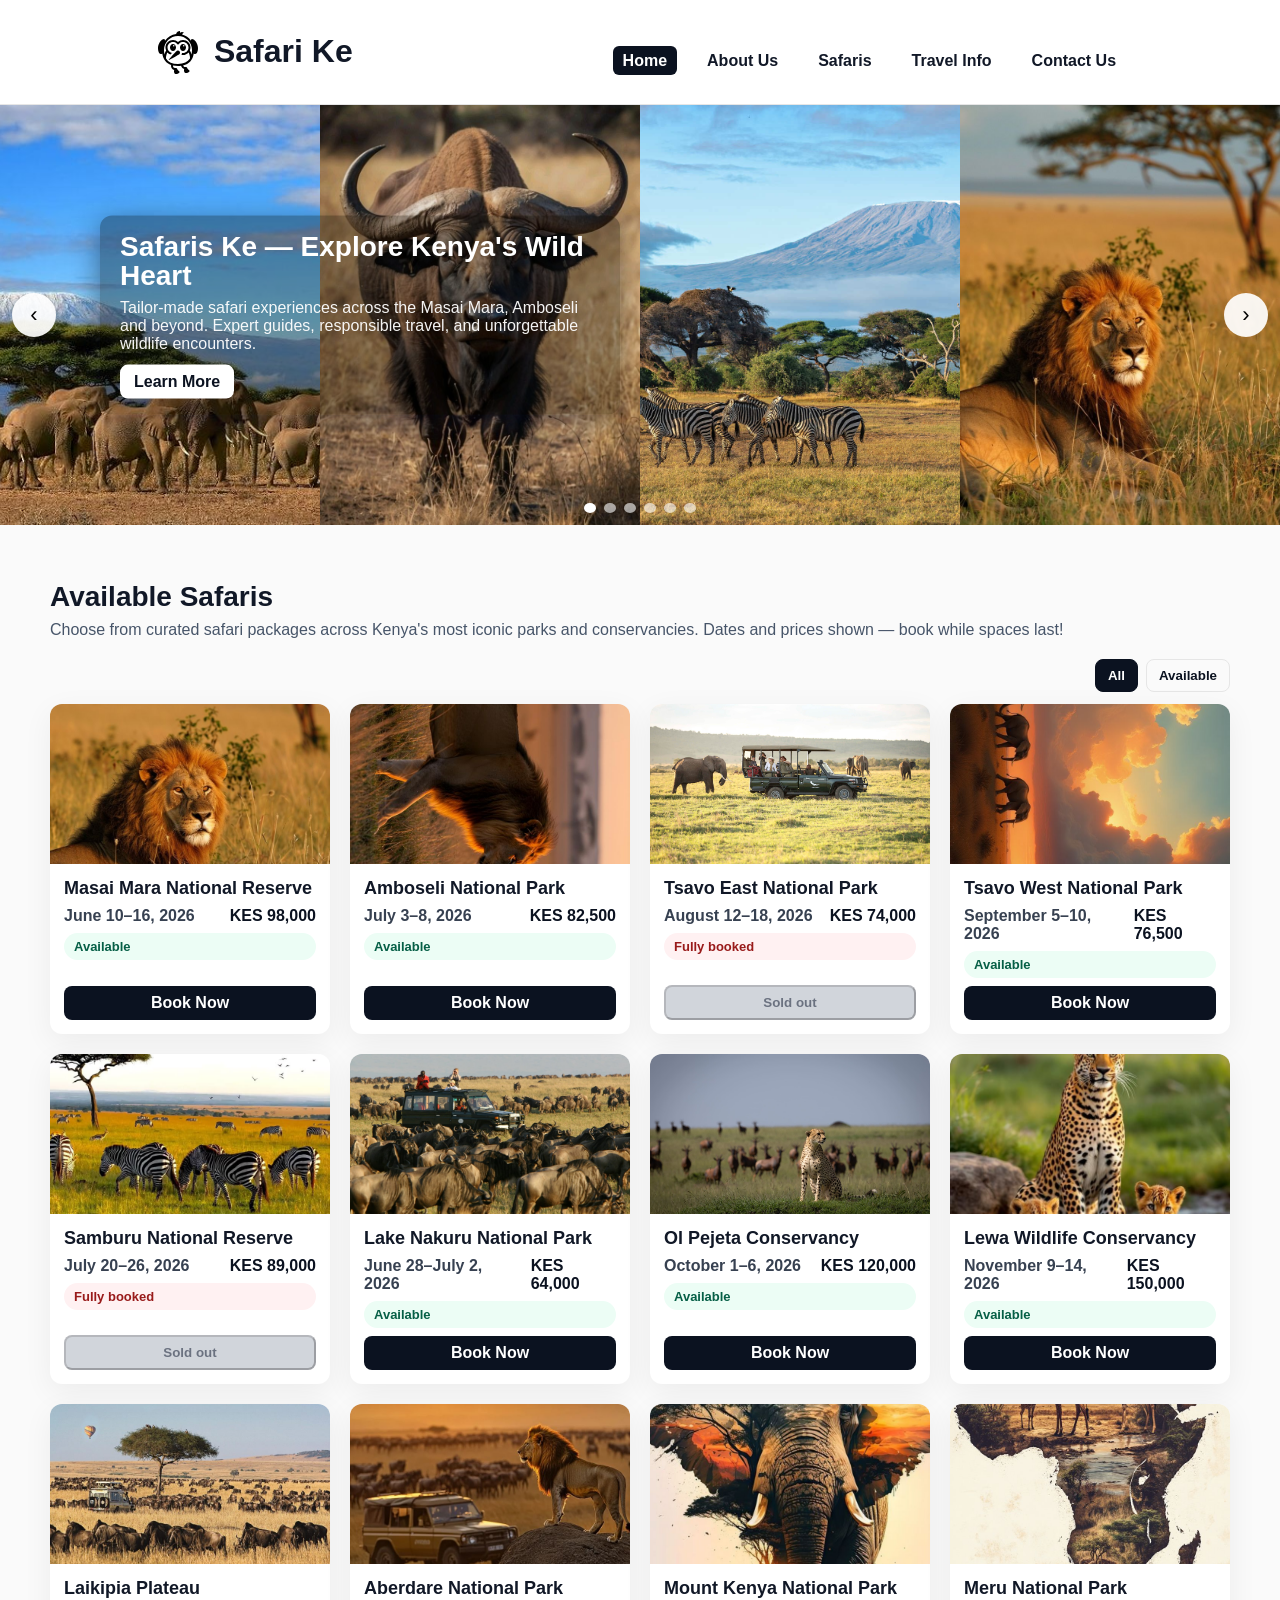
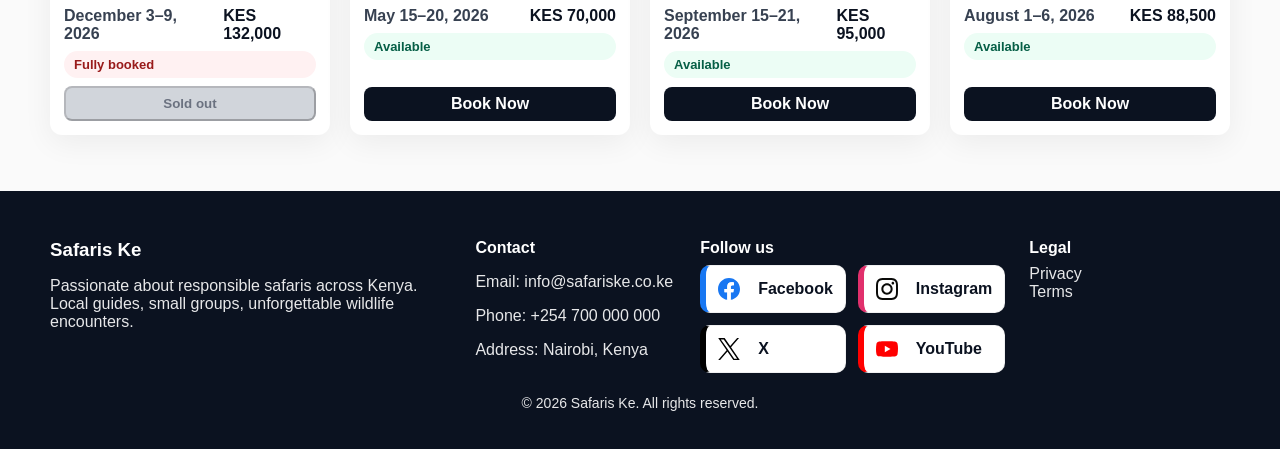
<file: index.html>
<!DOCTYPE html>
<html lang="en">
<head>
    <meta charset="UTF-8">
    <meta name="viewport" content="width=device-width, initial-scale=1.0">
    <title>Document</title>
    <link rel="stylesheet" href="index.css">
</head>
<body>
  <!-- NAVBAR SECTION -->
    <div class="navbar">
        <div class="logo">
            <img src="assets/logos/flutter_dash_24dp_E3E3E3.svg" alt="flutter dash" class="flutter-logo">
            <h1>Safari Ke</h1>
        </div>
        <button class="nav-toggle" aria-label="Open menu" aria-expanded="false">
          <img src="assets/logos/menu_24dp_E3E3E3.svg" alt="menu" />
        </button>
        <div class="links">
            <ul>
                <li><a href="index.html">Home</a></li>
                <li><a href="about.html">About Us</a></li>
                <li><a href="safaris.html">Safaris</a></li>
                <li><a href="travel-info.html">Travel Info</a></li>
                <li><a href="contact.html">Contact Us</a></li>
            </ul>
        </div>
    </div>
    <!-- END NAVBAR -->

    <!-- HERO SECTION -->
    <section class="hero">
      <div class="hero-slider">
        <div class="slides"></div>

        <button class="nav prev" aria-label="Previous slide">‹</button>
        <button class="nav next" aria-label="Next slide">›</button>

        <div class="dots" aria-hidden="true"></div>

        <div class="hero-overlay">
          <h1>Safaris Ke — Explore Kenya's Wild Heart</h1>
          <p>Tailor-made safari experiences across the Masai Mara, Amboseli and beyond. Expert guides, responsible travel, and unforgettable wildlife encounters.</p>
          <a class="cta" href="about.html">Learn More</a>
        </div>
      </div>
    </section>
<!-- HERO SECTION END -->


    <section class="safaris">
      <div class="container">
        <h2>Available Safaris</h2>
        <p class="intro">Choose from curated safari packages across Kenya's most iconic parks and conservancies. Dates and prices shown — book while spaces last!</p>

        <div class="controls">
          <div class="filters" role="tablist" aria-label="Filter safaris">
            <button class="filter active" data-filter="all" aria-pressed="true">All</button>
            <button class="filter" data-filter="available" aria-pressed="false">Available</button>
          </div>
        </div>

        <div class="cards">

          <article class="card" data-available="true">
            <img src="assets/images/Discover The Wonders Of Masai Mara.jpg" alt="Masai Mara">
            <div class="card-body">
              <h3>Masai Mara National Reserve</h3>
              <div class="meta">
                <span class="date">June 10–16, 2026</span>
                <span class="price">KES 98,000</span>
              </div>
              <div class="status available">Available</div>
              <a class="btn" href="#">Book Now</a>
            </div>
          </article>

          <article class="card" data-available="true">
            <img src="assets/images/hero (2).jpg" alt="Amboseli">
            <div class="card-body">
              <h3>Amboseli National Park</h3>
              <div class="meta">
                <span class="date">July 3–8, 2026</span>
                <span class="price">KES 82,500</span>
              </div>
              <div class="status available">Available</div>
              <a class="btn" href="#">Book Now</a>
            </div>
          </article>

          <article class="card" data-available="false">
            <img src="assets/images/elephants-on-a-game-drive-in-the-masai-mara.jpg" alt="Tsavo East">
            <div class="card-body">
              <h3>Tsavo East National Park</h3>
              <div class="meta">
                <span class="date">August 12–18, 2026</span>
                <span class="price">KES 74,000</span>
              </div>
              <div class="status unavailable">Fully booked</div>
              <button class="btn disabled" disabled>Sold out</button>
            </div>
          </article>

          <article class="card" data-available="true">
            <img src="assets/images/hero (4).jpg" alt="Tsavo West">
            <div class="card-body">
              <h3>Tsavo West National Park</h3>
              <div class="meta">
                <span class="date">September 5–10, 2026</span>
                <span class="price">KES 76,500</span>
              </div>
              <div class="status available">Available</div>
              <a class="btn" href="#">Book Now</a>
            </div>
          </article>

          <article class="card" data-available="false">
            <img src="assets/images/hero (5).jpg" alt="Samburu">
            <div class="card-body">
              <h3>Samburu National Reserve</h3>
              <div class="meta">
                <span class="date">July 20–26, 2026</span>
                <span class="price">KES 89,000</span>
              </div>
              <div class="status unavailable">Fully booked</div>
              <button class="btn disabled" disabled>Sold out</button>
            </div>
          </article>

          <article class="card" data-available="true">
            <img src="assets/images/KE_MasaiMara_AsiliaRekeroCampWildlifeMigration.jpg" alt="Lake Nakuru">
            <div class="card-body">
              <h3>Lake Nakuru National Park</h3>
              <div class="meta">
                <span class="date">June 28–July 2, 2026</span>
                <span class="price">KES 64,000</span>
              </div>
              <div class="status available">Available</div>
              <a class="btn" href="#">Book Now</a>
            </div>
          </article>

          <article class="card" data-available="true">
            <img src="assets/images/Guepardo-durante-el-safari-en-kenia-masai-mara-1.jpg" alt="Ol Pejeta">
            <div class="card-body">
              <h3>Ol Pejeta Conservancy</h3>
              <div class="meta">
                <span class="date">October 1–6, 2026</span>
                <span class="price">KES 120,000</span>
              </div>
              <div class="status available">Available</div>
              <a class="btn" href="#">Book Now</a>
            </div>
          </article>

          <article class="card" data-available="true">
            <img src="assets/images/Leopard and her cubs are in the wild.jpg" alt="Lewa">
            <div class="card-body">
              <h3>Lewa Wildlife Conservancy</h3>
              <div class="meta">
                <span class="date">November 9–14, 2026</span>
                <span class="price">KES 150,000</span>
              </div>
              <div class="status available">Available</div>
              <a class="btn" href="#">Book Now</a>
            </div>
          </article>

          <article class="card" data-available="false">
            <img src="assets/images/maasai-mara-8-750x450.jpg" alt="Laikipia">
            <div class="card-body">
              <h3>Laikipia Plateau</h3>
              <div class="meta">
                <span class="date">December 3–9, 2026</span>
                <span class="price">KES 132,000</span>
              </div>
              <div class="status unavailable">Fully booked</div>
              <button class="btn disabled" disabled>Sold out</button>
            </div>
          </article>

          <article class="card" data-available="true">
            <img src="assets/images/hero (6).jpg" alt="Aberdare">
            <div class="card-body">
              <h3>Aberdare National Park</h3>
              <div class="meta">
                <span class="date">May 15–20, 2026</span>
                <span class="price">KES 70,000</span>
              </div>
              <div class="status available">Available</div>
              <a class="btn" href="#">Book Now</a>
            </div>
          </article>

          <article class="card" data-available="true">
            <img src="assets/images/hero (7).jpg" alt="Mount Kenya">
            <div class="card-body">
              <h3>Mount Kenya National Park</h3>
              <div class="meta">
                <span class="date">September 15–21, 2026</span>
                <span class="price">KES 95,000</span>
              </div>
              <div class="status available">Available</div>
              <a class="btn" href="#">Book Now</a>
            </div>
          </article>

          <article class="card" data-available="true">
            <img src="assets/images/hero (8).jpg" alt="Meru">
            <div class="card-body">
              <h3>Meru National Park</h3>
              <div class="meta">
                <span class="date">August 1–6, 2026</span>
                <span class="price">KES 88,500</span>
              </div>
              <div class="status available">Available</div>
              <a class="btn" href="#">Book Now</a>
            </div>
          </article>

        </div>
      </div>
    </section>

    <footer class="site-footer">
      <div class="container footer-grid">
        <div class="footer-about">
          <h3>Safaris Ke</h3>
          <p>Passionate about responsible safaris across Kenya. Local guides, small groups, unforgettable wildlife encounters.</p>
        </div>
        <div class="footer-contact">
          <h4>Contact</h4>
          <p>Email: <a href="mailto:info@safariske.co.ke">info@safariske.co.ke</a></p>
          <p>Phone: <a href="tel:+254700000000">+254 700 000 000</a></p>
          <p>Address: Nairobi, Kenya</p>
        </div>
        <div class="footer-social">
          <h4>Follow us</h4>
          <div class="social-links">
            <a href="#" aria-label="Facebook" class="social facebook"><img src="assets/logos/facebook.svg" alt="" class="social-icon">Facebook</a>
            <a href="#" aria-label="Instagram" class="social instagram"><img src="assets/logos/instagram-icon.svg" alt="" class="social-icon">Instagram</a>
            <a href="#" aria-label="X" class="social x"><img src="assets/logos/x.svg" alt="" class="social-icon">X</a>
            <a href="#" aria-label="YouTube" class="social youtube"><img src="assets/logos/youtube-icon.svg" alt="" class="social-icon">YouTube</a>
          </div>
        </div>
        <div class="footer-legal">
          <h4>Legal</h4>
          <a href="#">Privacy</a><br>
          <a href="#">Terms</a>
        </div>
      </div>
      <div class="footer-bottom">
        <p>© 2026 Safaris Ke. All rights reserved.</p>
      </div>
    </footer>

    <script src="main.js"></script>
</body>
</html>
</file>
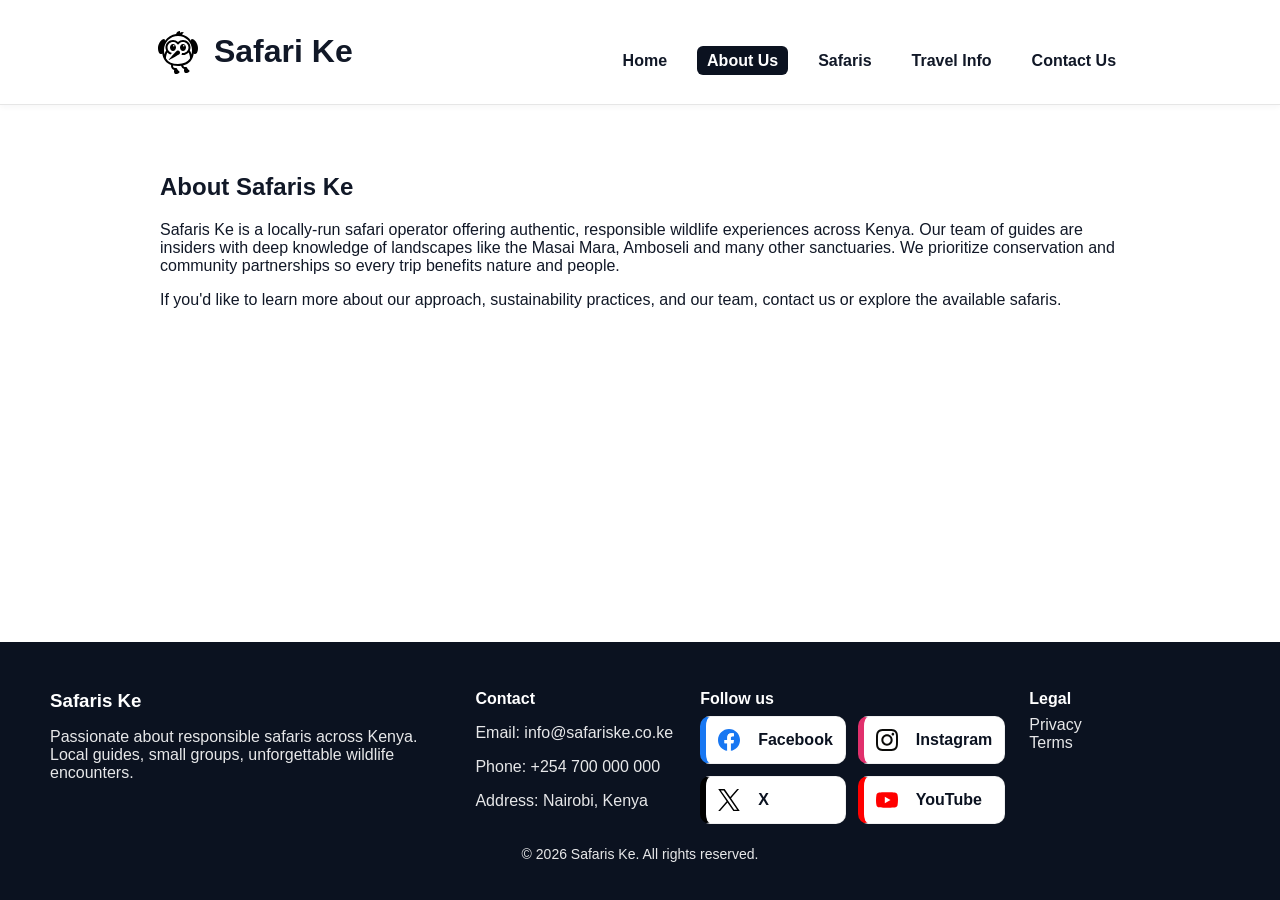
<file: about.html>
<!DOCTYPE html>
<html lang="en">
<head>
  <meta charset="UTF-8">
  <meta name="viewport" content="width=device-width, initial-scale=1.0">
  <title>About Us — Safaris Ke</title>
  <link rel="stylesheet" href="index.css">
</head>
<body>
  <div class="navbar">
    <div class="logo">
      <img src="assets/logos/flutter_dash_24dp_E3E3E3.svg" alt="flutter dash" class="flutter-logo">
      <h1>Safari Ke</h1>
    </div>
    <button class="nav-toggle" aria-label="Open menu" aria-expanded="false">
      <img src="assets/logos/menu_24dp_E3E3E3.svg" alt="menu" />
    </button>
    <div class="links">
      <ul>
        <li><a href="index.html">Home</a></li>
        <li><a href="about.html">About Us</a></li>
        <li><a href="safaris.html">Safaris</a></li>
        <li><a href="travel-info.html">Travel Info</a></li>
        <li><a href="contact.html">Contact Us</a></li>
      </ul>
    </div>
  </div>

  <main class="container" style="padding:48px 20px; max-width:1000px; margin:0 auto;">
    <h2>About Safaris Ke</h2>
    <p>Safaris Ke is a locally-run safari operator offering authentic, responsible wildlife experiences across Kenya. Our team of guides are insiders with deep knowledge of landscapes like the Masai Mara, Amboseli and many other sanctuaries. We prioritize conservation and community partnerships so every trip benefits nature and people.</p>
    <p>If you'd like to learn more about our approach, sustainability practices, and our team, contact us or explore the available safaris.</p>
  </main>

  <footer class="site-footer">
    <div class="container footer-grid">
      <div class="footer-about">
        <h3>Safaris Ke</h3>
        <p>Passionate about responsible safaris across Kenya. Local guides, small groups, unforgettable wildlife encounters.</p>
      </div>
      <div class="footer-contact">
        <h4>Contact</h4>
        <p>Email: <a href="mailto:info@safariske.co.ke">info@safariske.co.ke</a></p>
        <p>Phone: <a href="tel:+254700000000">+254 700 000 000</a></p>
        <p>Address: Nairobi, Kenya</p>
      </div>
      <div class="footer-social">
        <h4>Follow us</h4>
        <div class="social-links">
          <a href="#" aria-label="Facebook" class="social facebook"><img src="assets/logos/facebook.svg" alt="" class="social-icon">Facebook</a>
          <a href="#" aria-label="Instagram" class="social instagram"><img src="assets/logos/instagram-icon.svg" alt="" class="social-icon">Instagram</a>
          <a href="#" aria-label="X" class="social x"><img src="assets/logos/x.svg" alt="" class="social-icon">X</a>
          <a href="#" aria-label="YouTube" class="social youtube"><img src="assets/logos/youtube-icon.svg" alt="" class="social-icon">YouTube</a>
        </div>
      </div>
      <div class="footer-legal">
        <h4>Legal</h4>
        <a href="#">Privacy</a><br>
        <a href="#">Terms</a>
      </div>
    </div>
    <div class="footer-bottom">
      <p>© 2026 Safaris Ke. All rights reserved.</p>
    </div>
  </footer>

  <script src="main.js"></script>
</body>
</html>
</file>
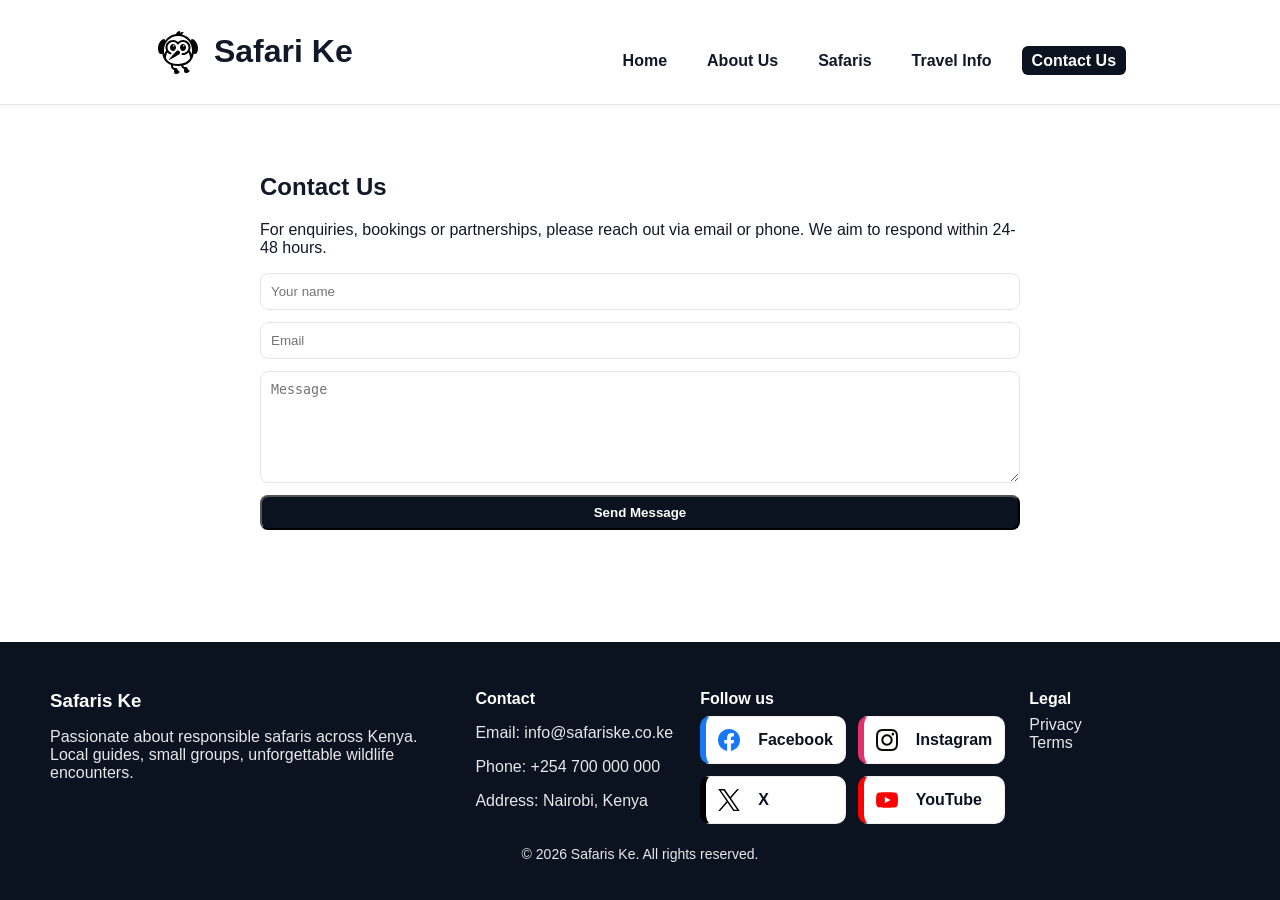
<file: contact.html>
<!DOCTYPE html>
<html lang="en">
<head>
  <meta charset="UTF-8">
  <meta name="viewport" content="width=device-width, initial-scale=1.0">
  <title>Contact — Safaris Ke</title>
  <link rel="stylesheet" href="index.css">
</head>
<body>
  <div class="navbar">
    <div class="logo">
      <img src="assets/logos/flutter_dash_24dp_E3E3E3.svg" alt="flutter dash" class="flutter-logo">
      <h1>Safari Ke</h1>
    </div>
    <button class="nav-toggle" aria-label="Open menu" aria-expanded="false">
      <img src="assets/logos/menu_24dp_E3E3E3.svg" alt="menu" />
    </button>
    <div class="links">
      <ul>
        <li><a href="index.html">Home</a></li>
        <li><a href="about.html">About Us</a></li>
        <li><a href="safaris.html">Safaris</a></li>
        <li><a href="travel-info.html">Travel Info</a></li>
        <li><a href="contact.html">Contact Us</a></li>
      </ul>
    </div>
  </div>

  <main class="container" style="padding:48px 20px; max-width:800px; margin:0 auto;">
    <h2>Contact Us</h2>
    <p>For enquiries, bookings or partnerships, please reach out via email or phone. We aim to respond within 24-48 hours.</p>

    <form style="display:grid; gap:12px; margin-top:16px;">
      <input placeholder="Your name" required style="padding:10px; border-radius:8px; border:1px solid #e6e6e6;" />
      <input placeholder="Email" type="email" required style="padding:10px; border-radius:8px; border:1px solid #e6e6e6;" />
      <textarea placeholder="Message" rows="6" style="padding:10px; border-radius:8px; border:1px solid #e6e6e6;"></textarea>
      <button class="btn" type="submit">Send Message</button>
    </form>
  </main>

  <footer class="site-footer">
    <div class="container footer-grid">
      <div class="footer-about">
        <h3>Safaris Ke</h3>
        <p>Passionate about responsible safaris across Kenya. Local guides, small groups, unforgettable wildlife encounters.</p>
      </div>
      <div class="footer-contact">
        <h4>Contact</h4>
        <p>Email: <a href="mailto:info@safariske.co.ke">info@safariske.co.ke</a></p>
        <p>Phone: <a href="tel:+254700000000">+254 700 000 000</a></p>
        <p>Address: Nairobi, Kenya</p>
      </div>
      <div class="footer-social">
        <h4>Follow us</h4>
        <div class="social-links">
          <a href="#" aria-label="Facebook" class="social facebook"><img src="assets/logos/facebook.svg" alt="" class="social-icon">Facebook</a>
          <a href="#" aria-label="Instagram" class="social instagram"><img src="assets/logos/instagram-icon.svg" alt="" class="social-icon">Instagram</a>
          <a href="#" aria-label="X" class="social x"><img src="assets/logos/x.svg" alt="" class="social-icon">X</a>
          <a href="#" aria-label="YouTube" class="social youtube"><img src="assets/logos/youtube-icon.svg" alt="" class="social-icon">YouTube</a>
        </div>
      </div>
      <div class="footer-legal">
        <h4>Legal</h4>
        <a href="#">Privacy</a><br>
        <a href="#">Terms</a>
      </div>
    </div>
    <div class="footer-bottom">
      <p>© 2026 Safaris Ke. All rights reserved.</p>
    </div>
  </footer>

  <script src="main.js"></script>
</body>
</html>
</file>
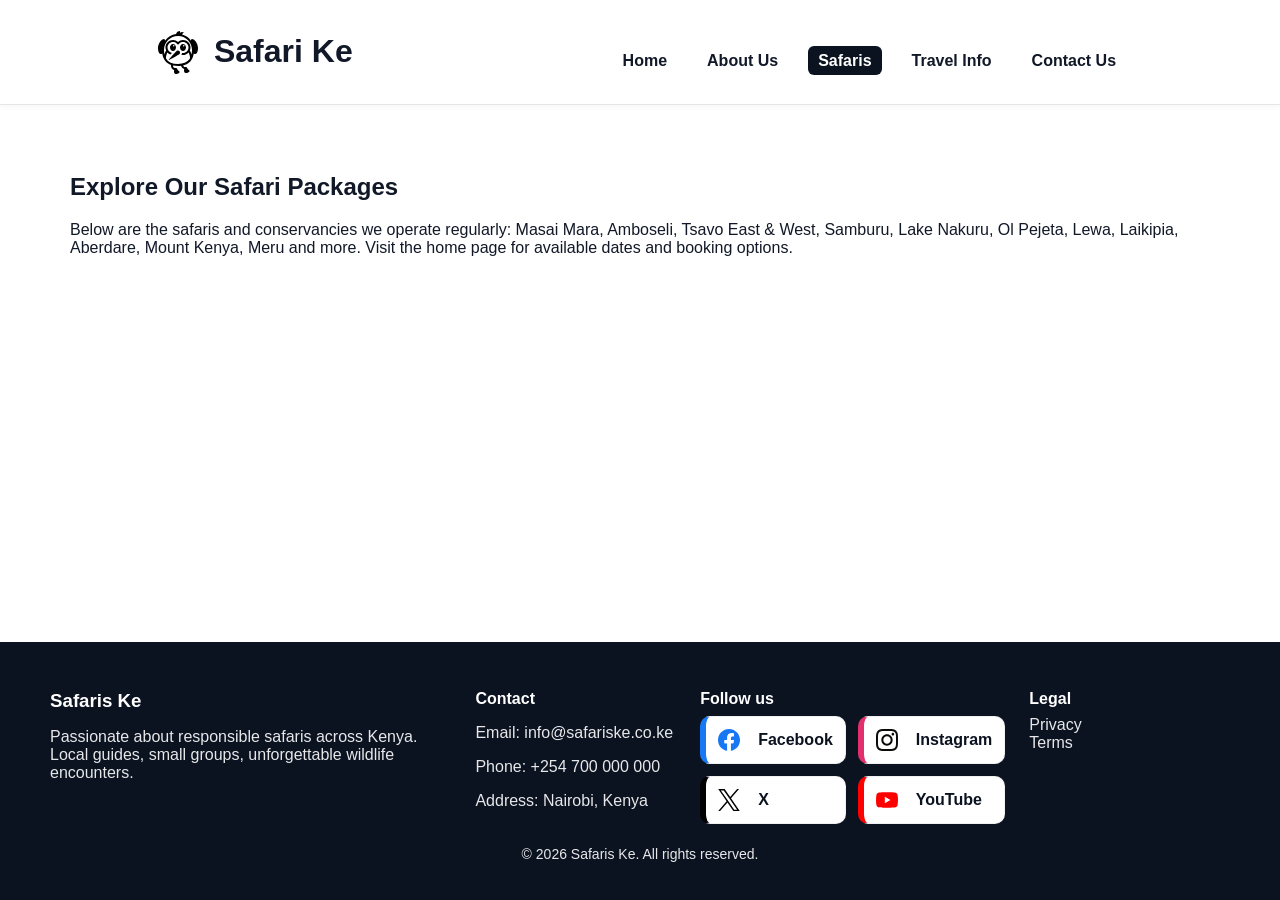
<file: safaris.html>
<!DOCTYPE html>
<html lang="en">
<head>
  <meta charset="UTF-8">
  <meta name="viewport" content="width=device-width, initial-scale=1.0">
  <title>Safaris — Safaris Ke</title>
  <link rel="stylesheet" href="index.css">
</head>
<body>
  <div class="navbar">
    <div class="logo">
      <img src="assets/logos/flutter_dash_24dp_E3E3E3.svg" alt="flutter dash" class="flutter-logo">
      <h1>Safari Ke</h1>
    </div>
    <button class="nav-toggle" aria-label="Open menu" aria-expanded="false">
      <img src="assets/logos/menu_24dp_E3E3E3.svg" alt="menu" />
    </button>
    <div class="links">
      <ul>
        <li><a href="index.html">Home</a></li>
        <li><a href="about.html">About Us</a></li>
        <li><a href="safaris.html">Safaris</a></li>
        <li><a href="travel-info.html">Travel Info</a></li>
        <li><a href="contact.html">Contact Us</a></li>
      </ul>
    </div>
  </div>

  <main class="container" style="padding:48px 20px; max-width:1180px; margin:0 auto;">
    <h2>Explore Our Safari Packages</h2>
    <p>Below are the safaris and conservancies we operate regularly: Masai Mara, Amboseli, Tsavo East & West, Samburu, Lake Nakuru, Ol Pejeta, Lewa, Laikipia, Aberdare, Mount Kenya, Meru and more. Visit the home page for available dates and booking options.</p>

    <!-- optional: could list or dynamically load cards here -->
  </main>

  <footer class="site-footer">
    <div class="container footer-grid">
      <div class="footer-about">
        <h3>Safaris Ke</h3>
        <p>Passionate about responsible safaris across Kenya. Local guides, small groups, unforgettable wildlife encounters.</p>
      </div>
      <div class="footer-contact">
        <h4>Contact</h4>
        <p>Email: <a href="mailto:info@safariske.co.ke">info@safariske.co.ke</a></p>
        <p>Phone: <a href="tel:+254700000000">+254 700 000 000</a></p>
        <p>Address: Nairobi, Kenya</p>
      </div>
      <div class="footer-social">
        <h4>Follow us</h4>
        <div class="social-links">
          <a href="#" aria-label="Facebook" class="social facebook"><img src="assets/logos/facebook.svg" alt="" class="social-icon">Facebook</a>
          <a href="#" aria-label="Instagram" class="social instagram"><img src="assets/logos/instagram-icon.svg" alt="" class="social-icon">Instagram</a>
          <a href="#" aria-label="X" class="social x"><img src="assets/logos/x.svg" alt="" class="social-icon">X</a>
          <a href="#" aria-label="YouTube" class="social youtube"><img src="assets/logos/youtube-icon.svg" alt="" class="social-icon">YouTube</a>
        </div>
      </div>
      <div class="footer-legal">
        <h4>Legal</h4>
        <a href="#">Privacy</a><br>
        <a href="#">Terms</a>
      </div>
    </div>
    <div class="footer-bottom">
      <p>© 2026 Safaris Ke. All rights reserved.</p>
    </div>
  </footer>

  <script src="main.js"></script>
</body>
</html>
</file>
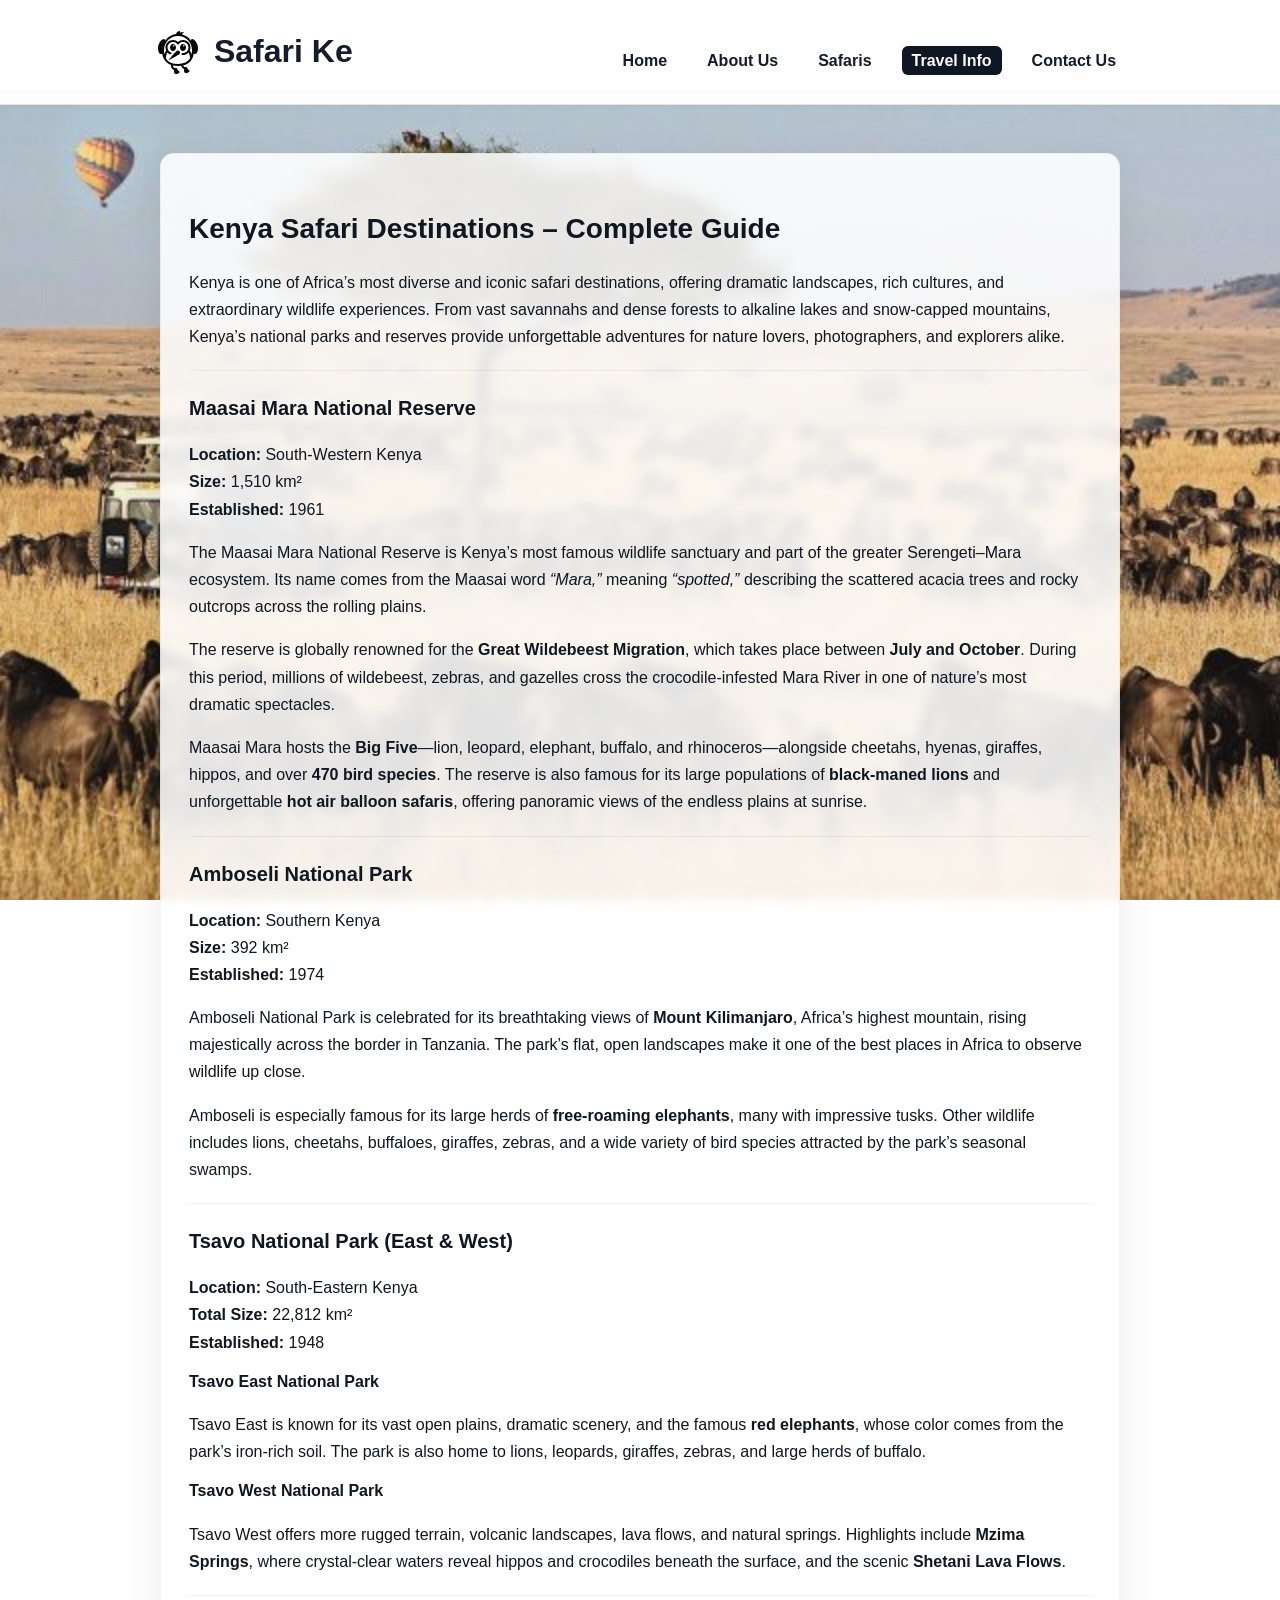
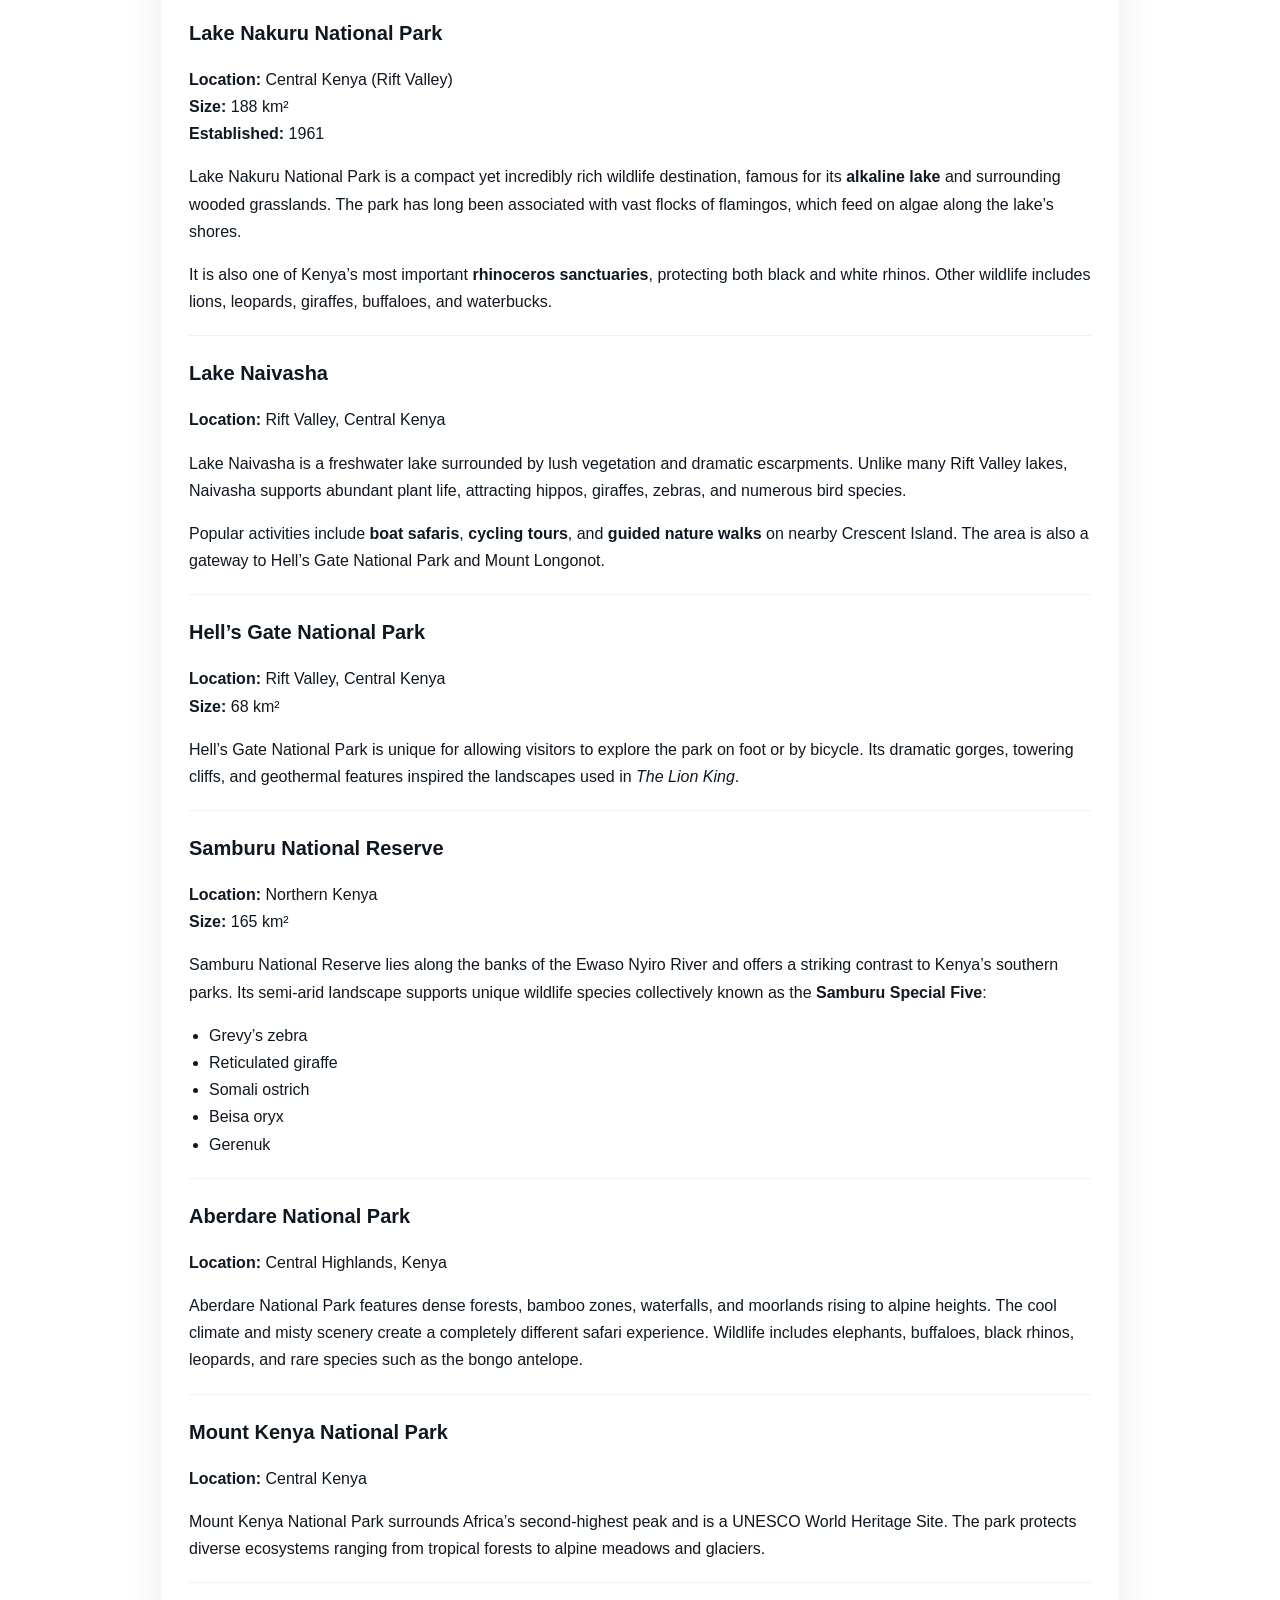
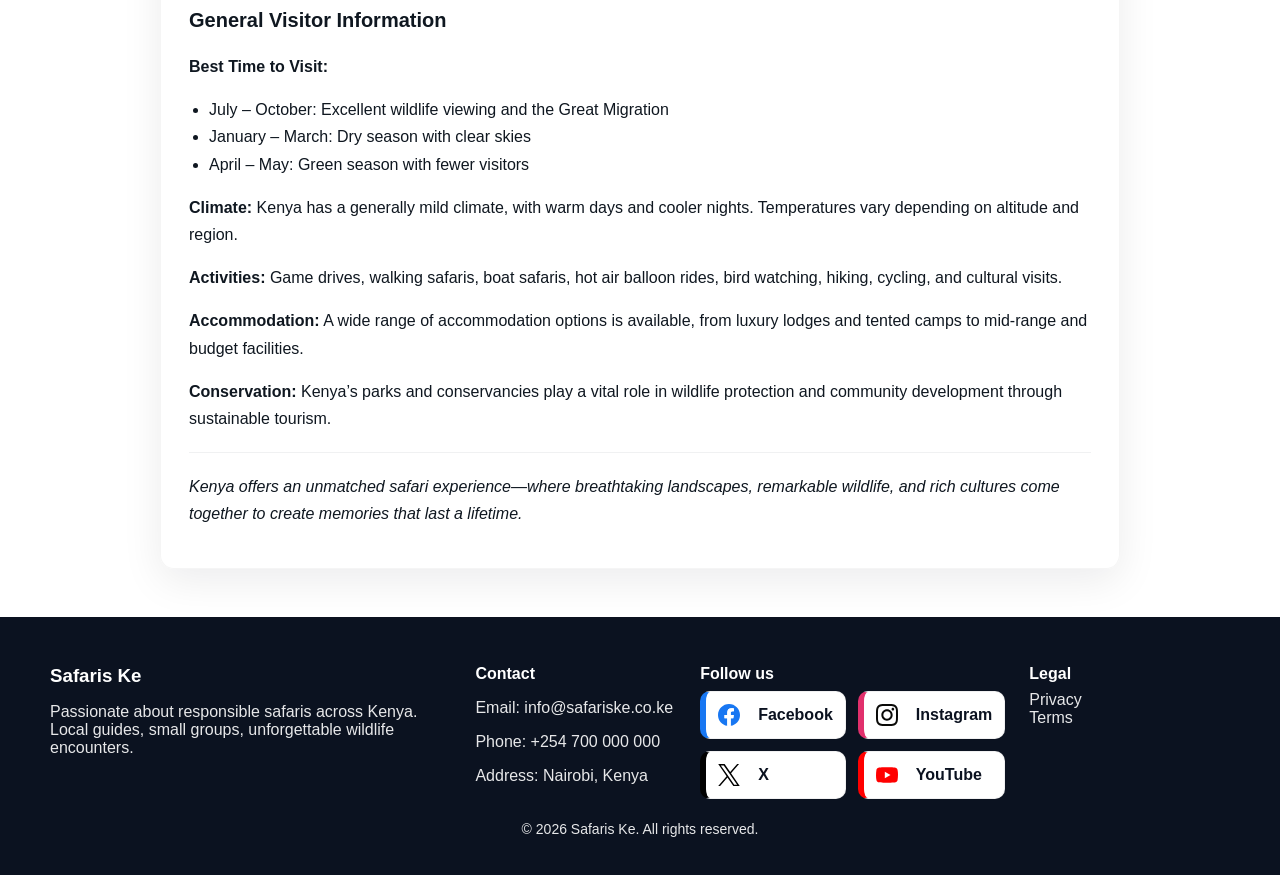
<file: travel-info.html>
<!DOCTYPE html>
<html lang="en">
<head>
  <meta charset="UTF-8">
  <meta name="viewport" content="width=device-width, initial-scale=1.0">
  <title>Travel Info — Safaris Ke</title>
  <link rel="stylesheet" href="index.css">
</head>
<body class="travel-page">
  <div class="navbar">
    <div class="logo">
      <img src="assets/logos/flutter_dash_24dp_E3E3E3.svg" alt="flutter dash" class="flutter-logo">
      <h1>Safari Ke</h1>
    </div>
    <button class="nav-toggle" aria-label="Open menu" aria-expanded="false">
      <img src="assets/logos/menu_24dp_E3E3E3.svg" alt="menu" />
    </button>
    <div class="links">
      <ul>
        <li><a href="index.html">Home</a></li>
        <li><a href="about.html">About Us</a></li>
        <li><a href="safaris.html">Safaris</a></li>
        <li><a href="travel-info.html">Travel Info</a></li>
        <li><a href="contact.html">Contact Us</a></li>
      </ul>
    </div>
  </div>

  <main class="container" style="padding:48px 20px; max-width:1000px; margin:0 auto;">
    <article class="travel-guide">
      <h1>Kenya Safari Destinations – Complete Guide</h1>
      <p>Kenya is one of Africa’s most diverse and iconic safari destinations, offering dramatic landscapes, rich cultures, and extraordinary wildlife experiences. From vast savannahs and dense forests to alkaline lakes and snow-capped mountains, Kenya’s national parks and reserves provide unforgettable adventures for nature lovers, photographers, and explorers alike.</p>

      <hr>

      <section>
        <h2>Maasai Mara National Reserve</h2>
        <p><strong>Location:</strong> South‑Western Kenya<br>
        <strong>Size:</strong> 1,510 km²<br>
        <strong>Established:</strong> 1961</p>
        <p>The Maasai Mara National Reserve is Kenya’s most famous wildlife sanctuary and part of the greater Serengeti–Mara ecosystem. Its name comes from the Maasai word <em>“Mara,”</em> meaning <em>“spotted,”</em> describing the scattered acacia trees and rocky outcrops across the rolling plains.</p>
        <p>The reserve is globally renowned for the <strong>Great Wildebeest Migration</strong>, which takes place between <strong>July and October</strong>. During this period, millions of wildebeest, zebras, and gazelles cross the crocodile‑infested Mara River in one of nature’s most dramatic spectacles.</p>
        <p>Maasai Mara hosts the <strong>Big Five</strong>—lion, leopard, elephant, buffalo, and rhinoceros—alongside cheetahs, hyenas, giraffes, hippos, and over <strong>470 bird species</strong>. The reserve is also famous for its large populations of <strong>black‑maned lions</strong> and unforgettable <strong>hot air balloon safaris</strong>, offering panoramic views of the endless plains at sunrise.</p>
      </section>

      <hr>

      <section>
        <h2>Amboseli National Park</h2>
        <p><strong>Location:</strong> Southern Kenya<br>
        <strong>Size:</strong> 392 km²<br>
        <strong>Established:</strong> 1974</p>
        <p>Amboseli National Park is celebrated for its breathtaking views of <strong>Mount Kilimanjaro</strong>, Africa’s highest mountain, rising majestically across the border in Tanzania. The park’s flat, open landscapes make it one of the best places in Africa to observe wildlife up close.</p>
        <p>Amboseli is especially famous for its large herds of <strong>free‑roaming elephants</strong>, many with impressive tusks. Other wildlife includes lions, cheetahs, buffaloes, giraffes, zebras, and a wide variety of bird species attracted by the park’s seasonal swamps.</p>
      </section>

      <hr>

      <section>
        <h2>Tsavo National Park (East &amp; West)</h2>
        <p><strong>Location:</strong> South‑Eastern Kenya<br>
        <strong>Total Size:</strong> 22,812 km²<br>
        <strong>Established:</strong> 1948</p>

        <h3>Tsavo East National Park</h3>
        <p>Tsavo East is known for its vast open plains, dramatic scenery, and the famous <strong>red elephants</strong>, whose color comes from the park’s iron‑rich soil. The park is also home to lions, leopards, giraffes, zebras, and large herds of buffalo.</p>

        <h3>Tsavo West National Park</h3>
        <p>Tsavo West offers more rugged terrain, volcanic landscapes, lava flows, and natural springs. Highlights include <strong>Mzima Springs</strong>, where crystal‑clear waters reveal hippos and crocodiles beneath the surface, and the scenic <strong>Shetani Lava Flows</strong>.</p>
      </section>

      <hr>

      <section>
        <h2>Lake Nakuru National Park</h2>
        <p><strong>Location:</strong> Central Kenya (Rift Valley)<br>
        <strong>Size:</strong> 188 km²<br>
        <strong>Established:</strong> 1961</p>
        <p>Lake Nakuru National Park is a compact yet incredibly rich wildlife destination, famous for its <strong>alkaline lake</strong> and surrounding wooded grasslands. The park has long been associated with vast flocks of flamingos, which feed on algae along the lake’s shores.</p>
        <p>It is also one of Kenya’s most important <strong>rhinoceros sanctuaries</strong>, protecting both black and white rhinos. Other wildlife includes lions, leopards, giraffes, buffaloes, and waterbucks.</p>
      </section>

      <hr>

      <section>
        <h2>Lake Naivasha</h2>
        <p><strong>Location:</strong> Rift Valley, Central Kenya</p>
        <p>Lake Naivasha is a freshwater lake surrounded by lush vegetation and dramatic escarpments. Unlike many Rift Valley lakes, Naivasha supports abundant plant life, attracting hippos, giraffes, zebras, and numerous bird species.</p>
        <p>Popular activities include <strong>boat safaris</strong>, <strong>cycling tours</strong>, and <strong>guided nature walks</strong> on nearby Crescent Island. The area is also a gateway to Hell’s Gate National Park and Mount Longonot.</p>
      </section>

      <hr>

      <section>
        <h2>Hell’s Gate National Park</h2>
        <p><strong>Location:</strong> Rift Valley, Central Kenya<br>
        <strong>Size:</strong> 68 km²</p>
        <p>Hell’s Gate National Park is unique for allowing visitors to explore the park on foot or by bicycle. Its dramatic gorges, towering cliffs, and geothermal features inspired the landscapes used in <em>The Lion King</em>.</p>
      </section>

      <hr>

      <section>
        <h2>Samburu National Reserve</h2>
        <p><strong>Location:</strong> Northern Kenya<br>
        <strong>Size:</strong> 165 km²</p>
        <p>Samburu National Reserve lies along the banks of the Ewaso Nyiro River and offers a striking contrast to Kenya’s southern parks. Its semi‑arid landscape supports unique wildlife species collectively known as the <strong>Samburu Special Five</strong>:</p>
        <ul>
          <li>Grevy’s zebra</li>
          <li>Reticulated giraffe</li>
          <li>Somali ostrich</li>
          <li>Beisa oryx</li>
          <li>Gerenuk</li>
        </ul>
      </section>

      <hr>

      <section>
        <h2>Aberdare National Park</h2>
        <p><strong>Location:</strong> Central Highlands, Kenya</p>
        <p>Aberdare National Park features dense forests, bamboo zones, waterfalls, and moorlands rising to alpine heights. The cool climate and misty scenery create a completely different safari experience. Wildlife includes elephants, buffaloes, black rhinos, leopards, and rare species such as the bongo antelope.</p>
      </section>

      <hr>

      <section>
        <h2>Mount Kenya National Park</h2>
        <p><strong>Location:</strong> Central Kenya</p>
        <p>Mount Kenya National Park surrounds Africa’s second‑highest peak and is a UNESCO World Heritage Site. The park protects diverse ecosystems ranging from tropical forests to alpine meadows and glaciers.</p>
      </section>

      <hr>

      <section>
        <h2>General Visitor Information</h2>
        <p><strong>Best Time to Visit:</strong></p>
        <ul>
          <li>July – October: Excellent wildlife viewing and the Great Migration</li>
          <li>January – March: Dry season with clear skies</li>
          <li>April – May: Green season with fewer visitors</li>
        </ul>
        <p><strong>Climate:</strong> Kenya has a generally mild climate, with warm days and cooler nights. Temperatures vary depending on altitude and region.</p>
        <p><strong>Activities:</strong> Game drives, walking safaris, boat safaris, hot air balloon rides, bird watching, hiking, cycling, and cultural visits.</p>
        <p><strong>Accommodation:</strong> A wide range of accommodation options is available, from luxury lodges and tented camps to mid‑range and budget facilities.</p>
        <p><strong>Conservation:</strong> Kenya’s parks and conservancies play a vital role in wildlife protection and community development through sustainable tourism.</p>
      </section>

      <hr>

      <p><em>Kenya offers an unmatched safari experience—where breathtaking landscapes, remarkable wildlife, and rich cultures come together to create memories that last a lifetime.</em></p>
    </article>
  </main>

  <footer class="site-footer">
    <div class="container footer-grid">
      <div class="footer-about">
        <h3>Safaris Ke</h3>
        <p>Passionate about responsible safaris across Kenya. Local guides, small groups, unforgettable wildlife encounters.</p>
      </div>
      <div class="footer-contact">
        <h4>Contact</h4>
        <p>Email: <a href="mailto:info@safariske.co.ke">info@safariske.co.ke</a></p>
        <p>Phone: <a href="tel:+254700000000">+254 700 000 000</a></p>
        <p>Address: Nairobi, Kenya</p>
      </div>
      <div class="footer-social">
        <h4>Follow us</h4>
        <div class="social-links">
          <a href="#" aria-label="Facebook" class="social facebook"><img src="assets/logos/facebook.svg" alt="" class="social-icon">Facebook</a>
          <a href="#" aria-label="Instagram" class="social instagram"><img src="assets/logos/instagram-icon.svg" alt="" class="social-icon">Instagram</a>
          <a href="#" aria-label="X" class="social x"><img src="assets/logos/x.svg" alt="" class="social-icon">X</a>
          <a href="#" aria-label="YouTube" class="social youtube"><img src="assets/logos/youtube-icon.svg" alt="" class="social-icon">YouTube</a>
        </div>
      </div>
      <div class="footer-legal">
        <h4>Legal</h4>
        <a href="#">Privacy</a><br>
        <a href="#">Terms</a>
      </div>
    </div>
    <div class="footer-bottom">
      <p>© 2026 Safaris Ke. All rights reserved.</p>
    </div>
  </footer>

  <script src="main.js"></script>
</body>
</html>
</file>
<file: index.css>
/* Base reset */
* { box-sizing: border-box; }
html { height: 100%; }
body { margin: 0; min-height: 100vh; display: flex; flex-direction: column; font-family: -apple-system, BlinkMacSystemFont, 'Segoe UI', Roboto, 'Helvetica Neue', Arial; color: #111827; }

/* Navbar */
.navbar {
  display: flex;
  align-items: center;
  justify-content: space-around;
  background: #ffffff;
  padding: 12px 24px;
  border-bottom: 1px solid #e6e6e6;
  box-shadow: 0 2px 6px rgba(16, 24, 40, 0.04);
}

.navbar .logo {
  display: flex;
  align-items: center;
  gap: 12px;
}

.flutter-logo {
  width: 48px; /* suitable for professional sites */
  height: auto;
  display: block;
}

.navbar .links ul {
  list-style: none;
  display: flex;
  gap: 20px;
  margin: 0;
  padding: 0;
}

.navbar .links a {
  color: #111827;
  text-decoration: none;
  font-weight: 600;
  font-size: 16px;
  padding: 6px 10px;
  border-radius: 6px;
  transition: background-color 160ms ease, color 160ms ease;
}

.navbar .links a:hover {
  background: #f3f4f6;
}

/* active nav link */
.navbar .links a.active {
  background: #0b1220;
  color: #fff;
}

/* Responsive adjustments */
@media (max-width: 640px) {
  .navbar {
    padding: 10px 16px;
  }
  .flutter-logo { width: 40px; }
  .navbar .links ul { gap: 12px; }
  .navbar .links a { font-size: 15px; }
}

/* Mobile nav toggle */
.nav-toggle { display: none; background: transparent; border: 0; padding: 6px; margin-left: 12px; cursor: pointer; border-radius: 8px; }
.nav-toggle img { width: 26px; height: 26px; display: block; }

@media (max-width: 720px) {
  .nav-toggle { display: inline-flex; align-items: center; transition: transform 160ms ease; }
  .navbar { position: relative; }
  /* Hidden by collapsing max-height + fade + slight translate */
  .navbar .links { display: block; position: absolute; top: 100%; left: 0; right: 0; background: #fff; padding: 0 16px; box-shadow: 0 12px 40px rgba(2,6,23,0.08); border-radius: 0 0 12px 12px; z-index: 50; max-height: 0; overflow: hidden; opacity: 0; transform: translateY(-6px); transition: max-height 360ms cubic-bezier(.22,1,.36,1), opacity 220ms ease, transform 220ms ease; }
  .navbar .links ul { flex-direction: column; gap: 12px; margin: 8px 0; padding: 12px 0; }
  .navbar .links a { display: block; padding: 10px 12px; }
  .navbar.open .links { max-height: 600px; opacity: 1; transform: translateY(0); }
  .nav-toggle.open { transform: rotate(90deg); }
}

@media (max-width: 480px) {
  .navbar .links { padding-left: 12px; padding-right: 12px; }
} 

/* Hero slider */
.hero { 
    position: relative; 
    overflow: hidden; 
    background: #000; 
}
.hero-slider { 
    position: relative; 
    height: 420px; 
}
.slides { 
    display: flex; 
    transition: transform 600ms cubic-bezier(0.22,1,0.36,1); 
}
.slide { 
    min-width: 100%; 
    display: flex; 
}
.slide figure { 
    margin: 0; 
    flex: 1 1 0; overflow: hidden; 
}
.slide img { 
    width: 100%; 
    height: 420px; 
    object-fit: cover; 
    display: block; 
}

.hero-overlay { 
    position: absolute; 
    left: 100px; 
    top: 50%; 
    transform: translateY(-50%); 
    color: #fff; 
    max-width: 520px; 
    background: rgba(0,0,0,0.35); 
    padding: 16px 20px; 
    border-radius: 12px; 
    box-shadow: 0 8px 30px rgba(2,6,23,0.5); 
}
.hero-overlay h1 { 
    margin: 0 0 8px; 
    font-size: 28px; 
    line-height: 1.05; 
}
.hero-overlay p { 
    margin: 0 0 12px; 
    opacity: 0.95; 
}
.hero-overlay .cta { 
    display: inline-block; 
    background: #fff; 
    color: #0b1220; 
    padding: 8px 14px; 
    border-radius: 8px; 
    text-decoration: none; 
    font-weight: 700; 
}

.nav { 
    position: absolute; 
    top: 50%; 
    transform: translateY(-50%); 
    background: rgba(255,255,255,0.92); 
    border: 0; 
    width: 44px; 
    height: 44px; 
    border-radius: 50%; 
    display: flex; 
    align-items: center; 
    justify-content: center; 
    cursor: pointer; 
    box-shadow: 0 6px 20px rgba(2,6,23,0.12); 
    font-size: 22px; 
}
.nav.prev { 
    left: 12px; 
}
.nav.next { 
    right: 12px; 
}

.dots { 
    position: absolute; 
    bottom: 12px; left: 50%; 
    transform: translateX(-50%); 
    display: flex; gap: 8px; 
}
.dots button { 
    width: 10px; 
    height: 10px; 
    border-radius: 50%; 
    border: 0; 
    background: rgba(255,255,255,0.6); cursor: pointer; 
}
.dots button.active { 
    background: #fff; 
    box-shadow: 0 4px 10px rgba(2,6,23,0.12); 
}

/* Responsive */
@media (max-width: 800px) {
  .hero-slider { height: 320px; }
  .slide img { height: 320px; }
  .hero-overlay { 
    left: 90px; 
    right: 90px; 
    top: auto; 
    bottom: 20px; 
    transform: none;
    max-width: 540px; 
  }
}
@media (max-width: 480px) {
  .hero-slider { height: 240px; }
  .slide img { height: 240px; }
  .hero-overlay h1 { font-size: 18px; }
  .hero-overlay p { display: none; }
  .flutter-logo { width: 36px; }
  /* nav links are handled via max-height animation in smaller breakpoints */
}

/* Safaris cards */
.safaris { 
  padding: 56px 20px; 
  background: #fafafa; 
}
.safaris .container { 
  max-width: 1180px; 
  margin: 0 auto; 
}
.safaris h2 { 
  margin: 0 0 8px; 
  font-size: 28px; 
}
.safaris .intro { 
  margin: 0 0 20px; 
  color: #475569; 
}

.cards { 
  display: grid; 
  grid-template-columns: repeat(4, 1fr); 
  gap: 20px; 
}
.card { 
  background: #fff; 
  border-radius: 12px; 
  overflow: hidden; 
  box-shadow: 0 8px 30px rgba(2,6,23,0.06); 
  display:flex; 
  flex-direction:column; 
}
.card img { 
  width: 100%; 
  height: 160px; 
  object-fit: cover; 
  display:block; 
}
.card-body { 
  padding: 14px; 
  display:flex; 
  flex-direction:column; 
  gap:8px; flex:1; 
}
.card-body h3 { 
  margin:0; 
  font-size: 18px; 
}
.meta { 
  display:flex; 
  gap:10px;
  color:#6b7280; 
  font-weight:600; 
}
.meta .date { 
  color:#374151; 
  font-weight:700; 
}
.meta .price { 
  margin-left:auto; 
  color:#0b1220; 
}
.status { 
  padding:6px 10px; 
  border-radius: 999px; 
  font-weight:700; 
  font-size:13px; 
  display:inline-block; 
}
.status.available { 
  background: #ecfdf5; 
  color: #065f46; 
}
.status.unavailable { 
  background: #fff1f2; 
  color: #991b1b; 
}
.btn { 
  display:inline-block;
  margin-top:auto; 
  text-decoration:none; 
  background:#0b1220; 
  color:#fff; 
  padding:8px 12px; 
  border-radius:8px; 
  font-weight:700; 
  text-align:center; 
}
.btn.disabled { background:#d1d5db; color:#6b7280; cursor:not-allowed; }

@media (max-width: 1000px) {
  .cards { grid-template-columns: repeat(3, 1fr); }
}
@media (max-width: 720px) {
  .cards { grid-template-columns: repeat(2, 1fr); }
  .card img { height: 140px; }
}
@media (max-width: 480px) {
  .cards { grid-template-columns: 1fr; }
  .card img { height: 200px; }
}

/* Filters */
.controls { 
  display:flex; 
  justify-content:flex-end; 
  margin-bottom:12px; 
}
.filters { 
  display:flex; 
  gap:8px; 
}
.filter { 
  background:transparent; 
  border:1px solid #e6e6e6;
  padding:8px 12px; 
  border-radius:8px; 
  cursor:pointer; 
  font-weight:700; 
  color:#0b1220; 
}
.filter.active { 
  background:#0b1220; 
  color:#fff;
  border-color:#0b1220; 
}

/* Footer */
.site-footer { 
  background:#0b1220; 
  color:#fff; 
  padding:48px 20px 24px; 
  margin-top: auto; 
}
.site-footer .footer-grid { 
  max-width:1180px; 
  margin:0 auto; 
  display:grid; 
  grid-template-columns: 2fr 1fr 1fr 1fr; 
  gap:24px; 
  align-items:start; 
}
.site-footer h3, .site-footer h4 { margin:0 0 8px; }
.site-footer p, .site-footer a { 
  color:rgba(255,255,255,0.9); 
  text-decoration:none; 
}
.site-footer .social-links { 
  display: grid; 
  grid-template-columns: repeat(2, 1fr); 
  gap:12px; 
}
.site-footer .social { 
  display:flex; 
  align-items:center; 
  justify-content:flex-start; 
  gap:10px; 
  padding:10px 12px; 
  height:48px; 
  border-radius:10px; 
  background:#fff; 
  color:#0b1220; 
  text-decoration:none; 
  font-weight:700;
  border:1px solid rgba(2,6,23,0.06); 
}
.site-footer .social .social-icon { 
  width:22px; 
  height:22px; 
  display:block; 
  margin-right:8px; 
}
.site-footer .social.facebook{ 
  border-left:6px solid #1877F2; 
}
.site-footer .social.instagram{ border-left:6px solid #E1306C; }
.site-footer .social.x{ border-left:6px solid #000; }
.site-footer .social.youtube{ border-left:6px solid #FF0000; }
.site-footer .social:hover{ 
  transform:translateY(-3px); 
  box-shadow:0 8px 24px rgba(2,6,23,0.06); 
}

@media (max-width:480px){
  .site-footer .social-links{ grid-template-columns: 1fr; }
}
.site-footer .footer-bottom { text-align:center; margin-top:20px; color:rgba(255,255,255,0.7); font-size:14px; }

@media (max-width: 880px) {
  .site-footer .footer-grid { grid-template-columns: repeat(2, 1fr); }
}

/* Travel guide styles */
.travel-page { 
  background-image: url('assets/images/maasai-mara-8-750x450.jpg'); 
  background-attachment: fixed; 
  background-size: cover; 
  background-position: center; 
}
/* subtle overlay so the background doesn't overpower the content */
.travel-page::before { 
  content: ''; 
  position: fixed; 
  inset: 0; 
  background: linear-gradient(180deg, rgba(255,255,255,0.02), rgba(6,10,15,0.08)); 
  pointer-events: none; z-index: 0; 
}

.travel-guide { 
  line-height: 1.7; 
  color: #0f1720; 
  position: relative; 
  z-index: 1; 
  background: rgba(255,255,255,0.88); 
  border-radius: 14px; 
  padding: 28px; 
  box-shadow: 0 12px 40px rgba(2,6,23,0.08); 
  backdrop-filter: blur(6px); 
  border: 1px solid rgba(2,6,23,0.04); 
}
.travel-guide h1 { 
  font-size: 28px;
  margin-bottom: 12px; 
}
.travel-guide h2 { 
  font-size: 20px; 
  margin-top: 18px;
  margin-bottom: 8px; 
}
.travel-guide h3 { 
  font-size: 16px; 
  margin-top: 12px; 
  margin-bottom: 8px; 
}
.travel-guide p { margin-bottom: 12px; }
.travel-guide ul { 
  padding-left: 20px; 
  margin-bottom: 12px; 
}
.travel-guide hr { 
  border: none; 
  border-top: 1px solid rgba(15,23,32,0.06); 
  margin: 20px 0; 
}
@media (max-width:980px){ 
  .travel-guide { padding: 22px; } 
}
@media (max-width:720px){
  .travel-guide { 
    padding: 16px; 
    border-radius: 10px; 
    background: rgba(255,255,255,0.95); 
  }
  .travel-guide h1{ font-size:22px; }
  .travel-page::before { 
    background: linear-gradient(180deg, rgba(255,255,255,0.03), rgba(6,10,15,0.06)); 
  }
}

@media (max-width: 480px) {
  .site-footer .footer-grid { grid-template-columns: 1fr; }
  .controls { justify-content:flex-start; }
}
</file>
